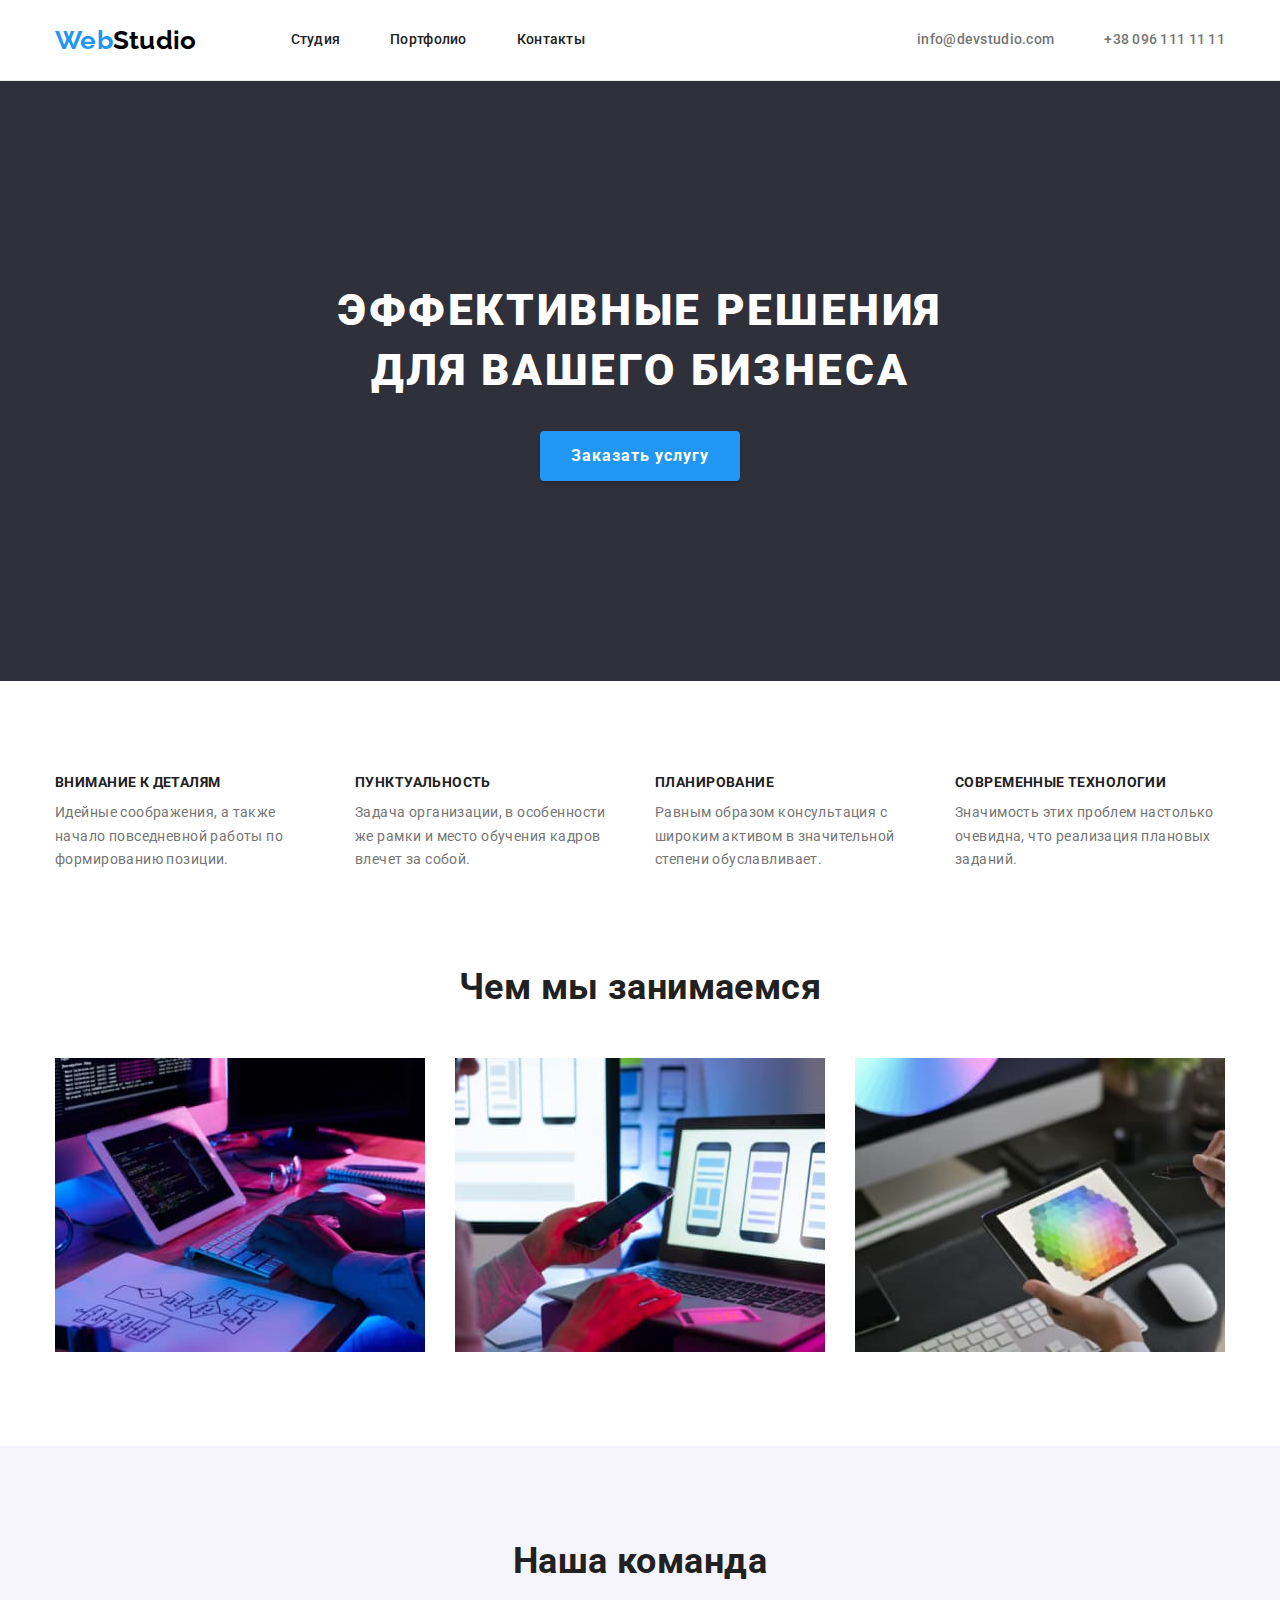
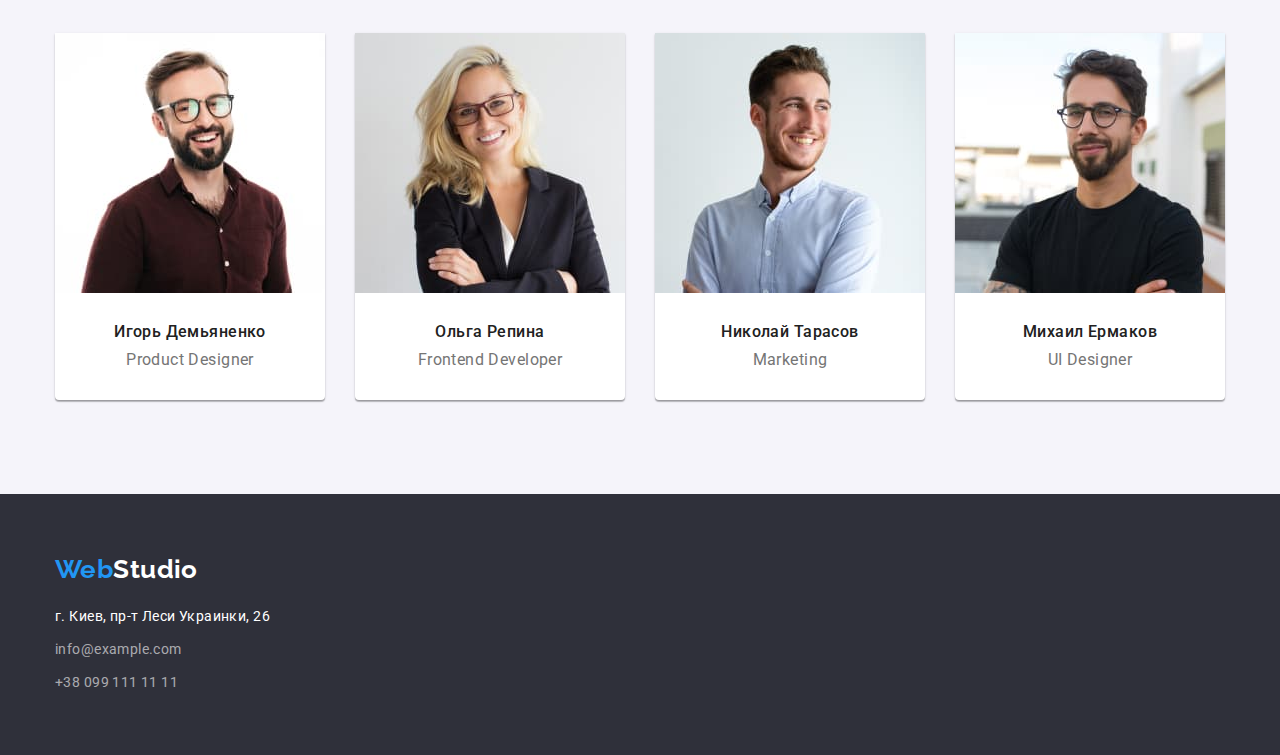
<file: index.html>
<!DOCTYPE html>
<html lang="ru">
  <head>
    <meta charset="UTF-8" />
    <meta http-equiv="X-UA-Compatible" content="IE=edge" />
    <meta name="viewport" content="width=device-width, initial-scale=1.0" />
    <title>WebStudio</title>
    <link rel="stylesheet" href="./css/modern-normalise.css" />
    <link rel="stylesheet" href="./css/styles.css" />
    <link rel="preconnect" href="https://fonts.googleapis.com" />
    <link rel="preconnect" href="https://fonts.gstatic.com" crossorigin />
    <link
      href="https://fonts.googleapis.com/css2?family=Roboto:wght@400;500;700;900&display=swap"
      rel="stylesheet"
    />
    <link
      href="https://fonts.googleapis.com/css2?family=Raleway:wght@700&display=swap"
      rel="stylesheet"
    />
  </head>
  <body>
    <header class="header">
      <div class="container header-container">
        <nav class="nav">
          <a href="./index.html" class="link logo"
            >Web<span class="logo-black">Studio</span></a
          >
          <ul class="list nav-list">
            <li class="nav-item">
              <a href="./index.html" class="link nav-link">Студия</a>
            </li>
            <li class="nav-item">
              <a href="./portfolio.html" class="link nav-link">Портфолио</a>
            </li>
            <li class="nav-item">
              <a href="#address" class="link nav-link">Контакты</a>
            </li>
          </ul>
        </nav>
        <ul class="list contact-info-header">
          <li class="contact-item">
            <a href="mailto:info@devstudio.com" class="link contact-link"
              >info@devstudio.com</a
            >
          </li>
          <li class="contact-item">
            <a href="tel:+380961111111" class="link contact-link"
              >+38 096 111 11 11</a
            >
          </li>
        </ul>
      </div>
    </header>
    <main>
      <section class="hero">
        <div class="container">
          <h1 class="hero-title">
            Эффективные решения <br />
            для вашего бизнеса
          </h1>
          <button type="button" class="order-btn">Заказать услугу</button>
        </div>
      </section>
      <section class="section characteristic">
        <div class="container">
          <h2 class="hidden-title">особенности</h2>
          <ul class="list card-set characteristic-list">
            <li class="characteristic-item">
              <h3 class="characteristic-title">Внимание к деталям</h3>
              <p class="characteristic-text">
                Идейные соображения, а также начало повседневной работы по
                формированию позиции.
              </p>
            </li>
            <li class="characteristic-item">
              <h3 class="characteristic-title">Пунктуальность</h3>
              <p class="characteristic-text">
                Задача организации, в особенности же рамки и место обучения
                кадров влечет за собой.
              </p>
            </li>
            <li class="characteristic-item">
              <h3 class="characteristic-title">Планирование</h3>
              <p class="characteristic-text">
                Равным образом консультация с широким активом в значительной
                степени обуславливает.
              </p>
            </li>
            <li class="characteristic-item">
              <h3 class="characteristic-title">Современные технологии</h3>
              <p class="characteristic-text">
                Значимость этих проблем настолько очевидна, что реализация
                плановых заданий.
              </p>
            </li>
          </ul>
        </div>
      </section>
      <section class="activity section ">
        <div class="container">
          <h2 class="activity-title section-title">Чем мы занимаемся</h2>
          <ul class="list card-set activity-list">
            <li class="activity-item">
              <img src="./image/img.jpg" alt="Вёрстка сайта" width="370" />
            </li>
            <li class="activity-item">
              <img
                src="./image/img2.jpg"
                alt="Адаптация под разные устройства"
                width="370"
              />
            </li>
            <li class="activity-item">
              <img
                src="./image/img3.jpg"
                alt="Подбор цветовой гаммы"
                width="370"
              />
            </li>
          </ul>
        </div>
      </section>
      <section class="section team">
        <div class="container">
          <h2 class="section-title">Наша команда</h2>
          <ul class="list card-set team-list">
            <li class="team-item">
              <img class="team-img" src="./image/img4.jpg" alt="Игорь Демьяненко" width="270" />
              <h3 class="team-name">Игорь Демьяненко</h3>
              <p class="team-role">Product Designer</p>
            </li>
            <li class="team-item">
              <img class="team-img" src="./image/img5.jpg" alt="Ольга Репина" width="270" />
              <h3 class="team-name">Ольга Репина</h3>
              <p class="team-role">Frontend Developer</p>
            </li>
            <li class="team-item">
              <img class="team-img" src="./image/img6.jpg" alt="Николай Тарасов" width="270" />
              <h3 class="team-name">Николай Тарасов</h3>
              <p class="team-role">Marketing</p>
            </li>
            <li class="team-item">
              <img class="team-img" src="./image/img7.jpg" alt="Михаил Ермаков" width="270" />
              <h3 class="team-name">Михаил Ермаков</h3>
              <p class="team-role">UI Designer</p>
            </li>
          </ul>
        </div>
      </section>
    </main>
    <footer class="footer">
      <div class="footer-container container">
        <a class="link logo logo-footer" href="/"
          >Web<span class="logo-white">Studio</span></a
        >
        <address class="address" id="address">
          <ul class="list address-list">
            <li class="address-item">
              <a
                class="link address-link map-address"
                href="https://goo.gl/maps/3LtNG3wYuNu2vfbj9"
                rel="noopener noreferrer nofollow"
                target="_blank"
                >г. Киев, пр-т Леси Украинки, 26</a
              >
            </li>
            <li class="address-item">
              <a class="link address-link" href="mailto:info@example.com">
                info@example.com</a
              >
            </li>
            <li class="address-item">
              <a class="link address-link" href="tel:+380991111111"
                >+38 099 111 11 11</a
              >
            </li>
          </ul>
        </address>
      </div>
    </footer>
  </body>
</html>
</file>
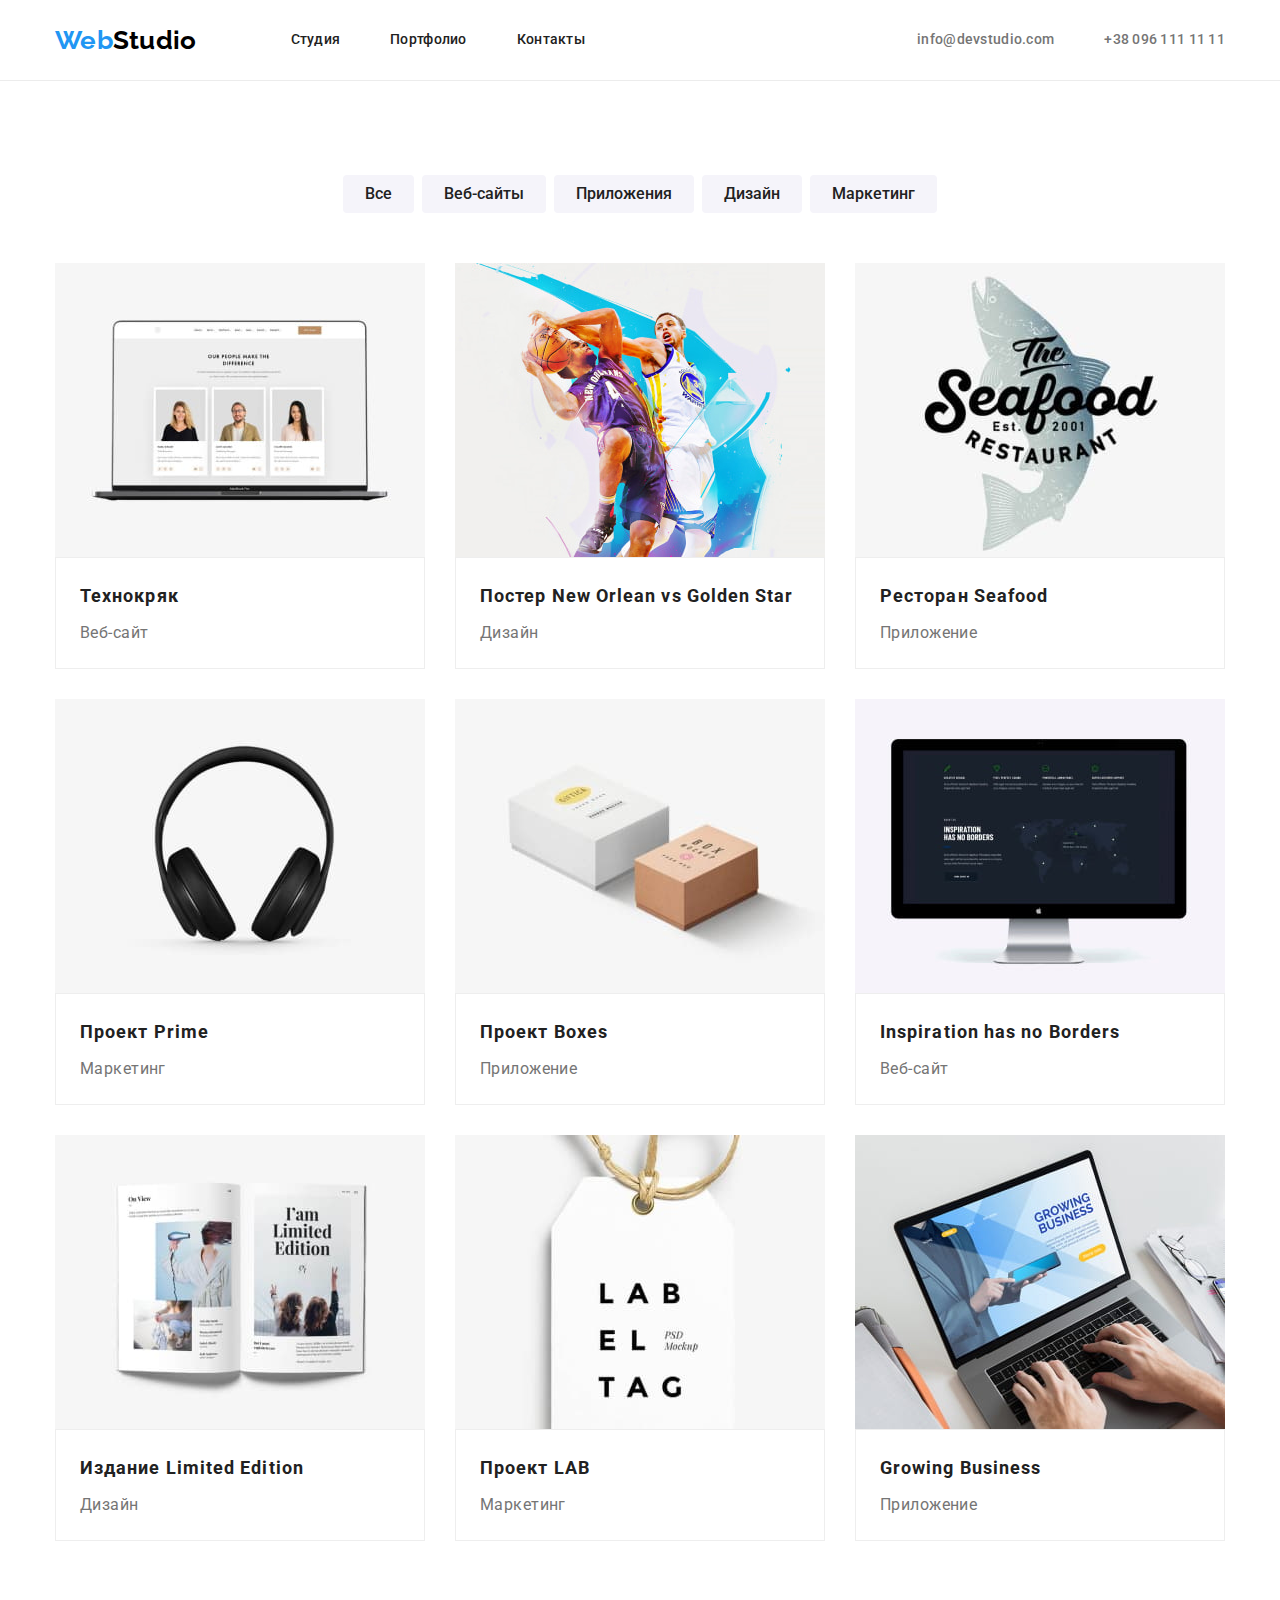
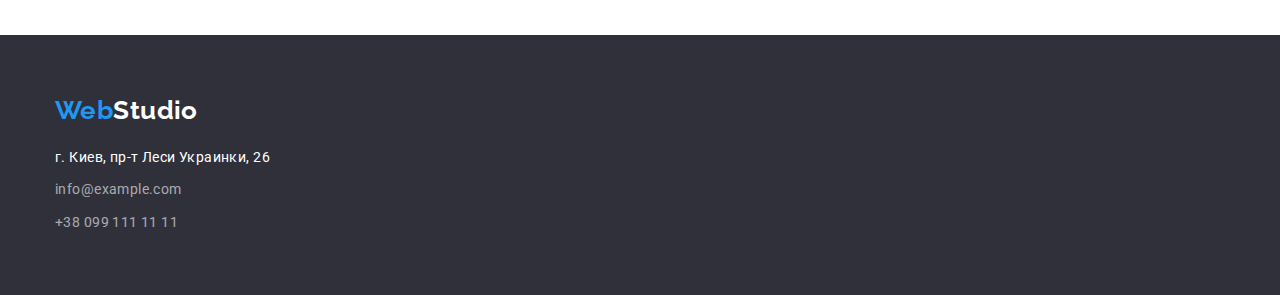
<file: portfolio.html>
<!DOCTYPE html>
<html lang="ru">
  <head>
    <meta charset="UTF-8" />
    <meta http-equiv="X-UA-Compatible" content="IE=edge" />
    <meta name="viewport" content="width=device-width, initial-scale=1.0" />
    <title>Portfolio</title>
    <link rel="stylesheet" href="./css/modern-normalise.css" />
    <link rel="stylesheet" href="./css/styles.css" />
    <link rel="preconnect" href="https://fonts.googleapis.com" />
    <link rel="preconnect" href="https://fonts.gstatic.com" crossorigin />
    <link
      href="https://fonts.googleapis.com/css2?family=Roboto:wght@400;500;700;900&display=swap"
      rel="stylesheet"
    />
    <link
      href="https://fonts.googleapis.com/css2?family=Raleway:wght@700&display=swap"
      rel="stylesheet"
    />
  </head>
  <body>
    <header class="header">
      <div class="container header-container">
        <nav class="nav">
          <a href="./index.html" class="link logo"
            >Web<span class="logo-black">Studio</span></a
          >
          <ul class="list nav-list">
            <li class="nav-item">
              <a href="./index.html" class="link nav-link">Студия</a>
            </li>
            <li class="nav-item">
              <a href="./portfolio.html" class="link nav-link">Портфолио</a>
            </li>
            <li class="nav-item">
              <a href="#address" class="link nav-link">Контакты</a>
            </li>
          </ul>
        </nav>
        <ul class="list contact-info-header">
          <li class="contact-item">
            <a href="mailto:info@devstudio.com" class="link contact-link"
              >info@devstudio.com</a
            >
          </li>
          <li class="contact-item">
            <a href="tel:+380961111111" class="link contact-link"
              >+38 096 111 11 11</a
            >
          </li>
        </ul>
      </div>
    </header>
    <main>
      <section class="section projects">
        <div class="container project-container">
          <h1 class="hidden-title">Наши проекты</h1>
          <ul class="list filter-list">
            <li><button type="button" class="filter-btn">Все</button></li>
            <li><button type="button" class="filter-btn">Веб-сайты</button></li>
            <li>
              <button type="button" class="filter-btn">Приложения</button>
            </li>
            <li><button type="button" class="filter-btn">Дизайн</button></li>
            <li><button type="button" class="filter-btn">Маркетинг</button></li>
          </ul>
          <ul class="card-set list project-list ">
            <li class="project-item">
              <a class="link project-link" href="">
                <img src="./image/porf1.jpg" alt="" width="370" />
                <div class="project-text">
                  <h2 class="project-title">Технокряк</h2>
                  <p class="project-type">Веб-сайт</p>
                </div>
              </a>
            </li>
            <li class="project-item">
              <a class="link project-link" href="">
                <img src="./image/porf2.jpg" alt="" width="370" />
                <div class="project-text">
                  <h2 class="project-title">
                    Постер New Orlean vs Golden Star
                  </h2>
                  <p class="project-type">Дизайн</p>
                </div>
              </a>
            </li>
            <li class="project-item">
              <a class="link project-link" href="">
                <img src="./image/porf3.jpg" alt="" width="370" />
                <div class="project-text">
                  <h2 class="project-title">Ресторан Seafood</h2>
                  <p class="project-type">Приложение</p>
                </div>
              </a>
            </li>
            <li class="project-item">
              <a class="link project-link" href="">
                <img src="./image/porf4.jpg" alt="" width="370" />
                <div class="project-text">
                  <h2 class="project-title">Проект Prime</h2>
                  <p class="project-type">Маркетинг</p>
                </div>
              </a>
            </li>
            <li class="project-item">
              <a class="link project-link" href="">
                <img src="./image/porf5.jpg" alt="" width="370" />
                <div class="project-text">
                  <h2 class="project-title">Проект Boxes</h2>
                  <p class="project-type">Приложение</p>
                </div>
              </a>
            </li>
            <li class="project-item">
              <a class="link project-link" href="">
                <img src="./image/porf6.jpg" alt="" width="370" />
                <div class="project-text">
                  <h2 class="project-title">Inspiration has no Borders</h2>
                  <p class="project-type">Веб-сайт</p>
                </div>
              </a>
            </li>
            <li class="project-item">
              <a class="link project-link" href="">
                <img src="./image/porf7.jpg" alt="" width="370" />
                <div class="project-text">
                  <h2 class="project-title">Издание Limited Edition</h2>
                  <p class="project-type">Дизайн</p>
                </div>
              </a>
            </li>
            <li class="project-item">
              <a class="link project-link" href="">
                <img src="./image/porf8.jpg" alt="" width="370" />
                <div class="project-text">
                  <h2 class="project-title">Проект LAB</h2>
                  <p class="project-type">Маркетинг</p>
                </div>
              </a>
            </li>
            <li class="project-item">
              <a class="link project-link" href="">
                <img src="./image/porf9.jpg" alt="" width="370" />
                <div class="project-text">
                  <h2 class="project-title">Growing Business</h2>
                  <p class="project-type">Приложение</p>
                </div>
              </a>
            </li>
          </ul>
        </div>
      </section>
    </main>
    <footer class="footer">
      <div class="footer-container container">
        <a class="link logo logo-footer" href="/"
          >Web<span class="logo-white">Studio</span></a
        >
        <address class="address" id="address">
          <ul class="list address-list">
            <li class="address-item">
              <a
                class="link address-link map-address"
                href="https://goo.gl/maps/3LtNG3wYuNu2vfbj9"
                rel="noopener noreferrer nofollow"
                target="_blank"
                >г. Киев, пр-т Леси Украинки, 26</a
              >
            </li>
            <li class="address-item">
              <a class="link address-link" href="mailto:info@example.com">
                info@example.com</a
              >
            </li>
            <li class="address-item">
              <a class="link address-link" href="tel:+380991111111"
                >+38 099 111 11 11</a
              >
            </li>
          </ul>
        </address>
      </div>
    </footer>
  </body>
</html>
</file>
<file: css/styles.css>
:root {
  --brand-color: #2196f3;
  --black-color: #212121;
  --background: #2f303a;
  --grey-color: #757575;
  --white-color: #fff;
  --total-black: black;
  --transp-white: rgba(255, 255, 255, 0.6);
  --white-bgrnd: #f5f4fa;
  --border: #ececec;
  --portfolio-border: #eee;
}
body {
  color: var(--grey-color);
  font-family: "Roboto", sans-serif;
  font-size: 14px;
  line-height: 1.71;
  letter-spacing: 0.03em;
}

h1,
h2,
h3,
h4,
p {
  margin: 0;
}

ul,
ol {
  padding: 0;
  margin: 0;
}
img {
  display: block;
  width: 100%;
  height: auto;
}
.link {
  text-decoration: none;
  color: currentColor;
}
.list {
  list-style-type: none;
}
header {
  font-style: normal;
  font-weight: 500;
  line-height: 1.14;
  letter-spacing: 0.02em;
  border-bottom: 1px solid var(--border);
}
.logo {
  display: block;

  color: var(--brand-color);

  font-family: "Raleway";
  font-weight: 700;
  font-size: 26px;
  line-height: 1.19;
}

.logo-black {
  color: var(--total-black);
}
.logo-white {
  color: var(--white-color);
}

.nav-link {
  color: var(--black-color);
}

.nav-link:hover {
  color: var(--brand-color);
}

.contact-link:hover {
  color: var(--brand-color);
}

.hero {
  padding-top: 200px;
  padding-bottom: 200px;
  background: var(--background);
}
.hero-title {
  color: var(--white-color);
  text-align: center;
  font-weight: 900;
  font-size: 44px;
  line-height: 1.36;
  letter-spacing: 0.06em;
  text-transform: uppercase;
  margin-bottom: 30px;
}

.order-btn {
  display: block;
  margin-left: auto;
  margin-right: auto;
 

  color: var(--white-color);

  cursor: pointer;
  font-family: "Roboto";
  width: 200px;
  height: 50px;
  background: var(--brand-color);
  box-shadow: 0px 4px 4px rgba(0, 0, 0, 0.15);
  border-radius: 4px;
  border: 0;
  font-weight: 700;
  font-size: 16px;
  line-height: 1.87;
  align-items: center;
  text-align: center;
  letter-spacing: 0.06em;
}

.hidden-title {
  position: absolute; 
  width: 1px; 
  height: 1px; 
  margin: -1px; 
  border: 0; 
  padding: 0; 
  white-space: nowrap; 
  clip-path: inset(100%); 
  clip: rect(0 0 0 0); 
  overflow: hidden;
}

.characteristic-title {
  color: var(--black-color);
  font-size: 14px;
  line-height: 1.14;
  text-transform: uppercase;
  margin-bottom: 10px;
}



.section.activity {
  padding-top: 0;
}

.section-title {
  color: var(--black-color);
  text-align: center;
  font-weight: 700;
  font-size: 36px;
  line-height: 1.17;
  margin-bottom: 50px;
}

.team-img {
  margin-bottom: 30px;
}

.team-item {
  padding-bottom: 30px;
  width: calc((100% - 90px) / 4);
  text-align: center;

  background-color: var(--white-color);

  box-shadow: 0px 1px 3px rgba(0, 0, 0, 0.12), 0px 1px 1px rgba(0, 0, 0, 0.14),
    0px 2px 1px rgba(0, 0, 0, 0.2);
  border-radius: 0px 0px 4px 4px;
}
.team-name {

  margin-bottom: 10px;
  color: var(--black-color);

  font-weight: 500;
  font-size: 16px;
  line-height: 1.18;
}

.team-role {

  font-size: 16px;
  line-height: 1.18;
}

.footer {
  background: var(--background);
  padding-top: 60px;
  padding-bottom: 60px;
}

.address-link {
  color: var(--transp-white);
}


.filter-list {
  display: flex;
  justify-content: center;
  gap: 8px;
  margin-bottom: 50px;
}

.card-set {
  display: flex;
  flex-wrap: wrap;
  gap: 30px;
}

.filter-btn {
  padding: 6px 22px;
  color: var(--black-color);
  background: #f5f4fa;

  cursor: pointer;
  font-weight: 500;
  font-size: 16px;
  line-height: 1.62;
  text-align: center;
  border-radius: 4px;
  border: 0;
  font-family: "Roboto";
}
.filter-btn:hover,
.filter-btn:focus {
  color: var(--white-color);
  background-color: var(--brand-color);
}

.project-title {
  margin-bottom: 4px;
  color: var(--black-color);

  font-weight: 700;
  font-size: 18px;
  line-height: 2;
  letter-spacing: 0.06em;
}
.project-type {
 
  font-size: 16px;
  line-height: 1.87;
}

.logo-footer {
  margin-bottom: 20px;
}

address {
  font-style: normal;
}

.map-address {
  color: var(--white-color);
}


.characteristic-item {
  width: calc((100% - 90px) / 4);
}



.team {
  background-color: var(--white-bgrnd);
}

.team-list {
  margin-top: 50px;
}

.nav-list {
  display: flex;
  align-items: center;
  gap: 50px;
}
.nav {
  display: flex;
  align-items: center;
  gap: 94px;
}
.contact-info-header {
  display: flex;
  align-items: center;
  gap: 50px;
  margin-left: auto;
}

.container {
  width: 1200px;
  padding-right: 15px;
  padding-left: 15px;
  margin-left: auto;
  margin-right: auto;
}
.header-container {
  display: flex;
  align-items: center;
}
.nav-link {
  display: block;
  padding-top: 32px;
  padding-bottom: 32px;
}
.contact-link {
  display: block;
  padding-bottom: 32px;
  padding-top: 32px;
}


.address-list {
  display: flex;
  flex-direction: column;
  gap: 9px;
}
.project-text {
  background: var(--white-color);
  border: 1px solid var(--portfolio-border);
  padding: 20px 24px;
}

.section {
  padding-top: 94px;
  padding-bottom: 94px;
}
.activity-item {
  width: calc((100% - 60px) / 3);
}

.project-item{
  width: ((100% - 90px) / 3);
}

.card-item {
  flex-basis: calc((100% - 90px) / 3) ;
}
</file>
<file: css/modern-normalise.css>
/*! modern-normalize v1.1.0 | MIT License | https://github.com/sindresorhus/modern-normalize */

/*
Document
========
*/

/**
Use a better box model (opinionated).
*/

*,
::before,
::after {
	box-sizing: border-box;
}

/**
1. Correct the line height in all browsers.
2. Prevent adjustments of font size after orientation changes in iOS.
3. Use a more readable tab size (opinionated).
*/

html {
	line-height: 1.15; /* 1 */
	-webkit-text-size-adjust: 100%; /* 2 */
	-moz-tab-size: 4; /* 3 */
	tab-size: 4; /* 3 */
}

/*
Sections
========
*/

/**
1. Remove the margin in all browsers.
2. Improve consistency of default fonts in all browsers. (https://github.com/sindresorhus/modern-normalize/issues/3)
*/

body {
	margin: 0; /* 1 */
	font-family:
		system-ui,
		-apple-system, /* Firefox supports this but not yet `system-ui` */
		'Segoe UI',
		Roboto,
		Helvetica,
		Arial,
		sans-serif,
		'Apple Color Emoji',
		'Segoe UI Emoji'; /* 2 */
}

/*
Grouping content
================
*/

/**
1. Add the correct height in Firefox.
2. Correct the inheritance of border color in Firefox. (https://bugzilla.mozilla.org/show_bug.cgi?id=190655)
*/

hr {
	height: 0; /* 1 */
	color: inherit; /* 2 */
}

/*
Text-level semantics
====================
*/

/**
Add the correct text decoration in Chrome, Edge, and Safari.
*/

abbr[title] {
	text-decoration: underline dotted;
}

/**
Add the correct font weight in Edge and Safari.
*/

b,
strong {
	font-weight: bolder;
}

/**
1. Improve consistency of default fonts in all browsers. (https://github.com/sindresorhus/modern-normalize/issues/3)
2. Correct the odd 'em' font sizing in all browsers.
*/

code,
kbd,
samp,
pre {
	font-family:
		ui-monospace,
		SFMono-Regular,
		Consolas,
		'Liberation Mono',
		Menlo,
		monospace; /* 1 */
	font-size: 1em; /* 2 */
}

/**
Add the correct font size in all browsers.
*/

small {
	font-size: 80%;
}

/**
Prevent 'sub' and 'sup' elements from affecting the line height in all browsers.
*/

sub,
sup {
	font-size: 75%;
	line-height: 0;
	position: relative;
	vertical-align: baseline;
}

sub {
	bottom: -0.25em;
}

sup {
	top: -0.5em;
}

/*
Tabular data
============
*/

/**
1. Remove text indentation from table contents in Chrome and Safari. (https://bugs.chromium.org/p/chromium/issues/detail?id=999088, https://bugs.webkit.org/show_bug.cgi?id=201297)
2. Correct table border color inheritance in Chrome and Safari. (https://bugs.chromium.org/p/chromium/issues/detail?id=935729, https://bugs.webkit.org/show_bug.cgi?id=195016)
*/

table {
	text-indent: 0; /* 1 */
	border-color: inherit; /* 2 */
}

/*
Forms
=====
*/

/**
1. Change the font styles in all browsers.
2. Remove the margin in Firefox and Safari.
*/

button,
input,
optgroup,
select,
textarea {
	font-family: inherit; /* 1 */
	font-size: 100%; /* 1 */
	line-height: 1.15; /* 1 */
	margin: 0; /* 2 */
}

/**
Remove the inheritance of text transform in Edge and Firefox.
*/

button,
select {
	text-transform: none;
}

/**
Correct the inability to style clickable types in iOS and Safari.
*/

button,
[type='button'],
[type='reset'],
[type='submit'] {
	-webkit-appearance: button;
}

/**
Remove the inner border and padding in Firefox.
*/

::-moz-focus-inner {
	border-style: none;
	padding: 0;
}

/**
Restore the focus styles unset by the previous rule.
*/

:-moz-focusring {
	outline: 1px dotted ButtonText;
}

/**
Remove the additional ':invalid' styles in Firefox.
See: https://github.com/mozilla/gecko-dev/blob/2f9eacd9d3d995c937b4251a5557d95d494c9be1/layout/style/res/forms.css#L728-L737
*/

:-moz-ui-invalid {
	box-shadow: none;
}

/**
Remove the padding so developers are not caught out when they zero out 'fieldset' elements in all browsers.
*/

legend {
	padding: 0;
}

/**
Add the correct vertical alignment in Chrome and Firefox.
*/

progress {
	vertical-align: baseline;
}

/**
Correct the cursor style of increment and decrement buttons in Safari.
*/

::-webkit-inner-spin-button,
::-webkit-outer-spin-button {
	height: auto;
}

/**
1. Correct the odd appearance in Chrome and Safari.
2. Correct the outline style in Safari.
*/

[type='search'] {
	-webkit-appearance: textfield; /* 1 */
	outline-offset: -2px; /* 2 */
}

/**
Remove the inner padding in Chrome and Safari on macOS.
*/

::-webkit-search-decoration {
	-webkit-appearance: none;
}

/**
1. Correct the inability to style clickable types in iOS and Safari.
2. Change font properties to 'inherit' in Safari.
*/

::-webkit-file-upload-button {
	-webkit-appearance: button; /* 1 */
	font: inherit; /* 2 */
}

/*
Interactive
===========
*/

/*
Add the correct display in Chrome and Safari.
*/

summary {
	display: list-item;
}
</file>
